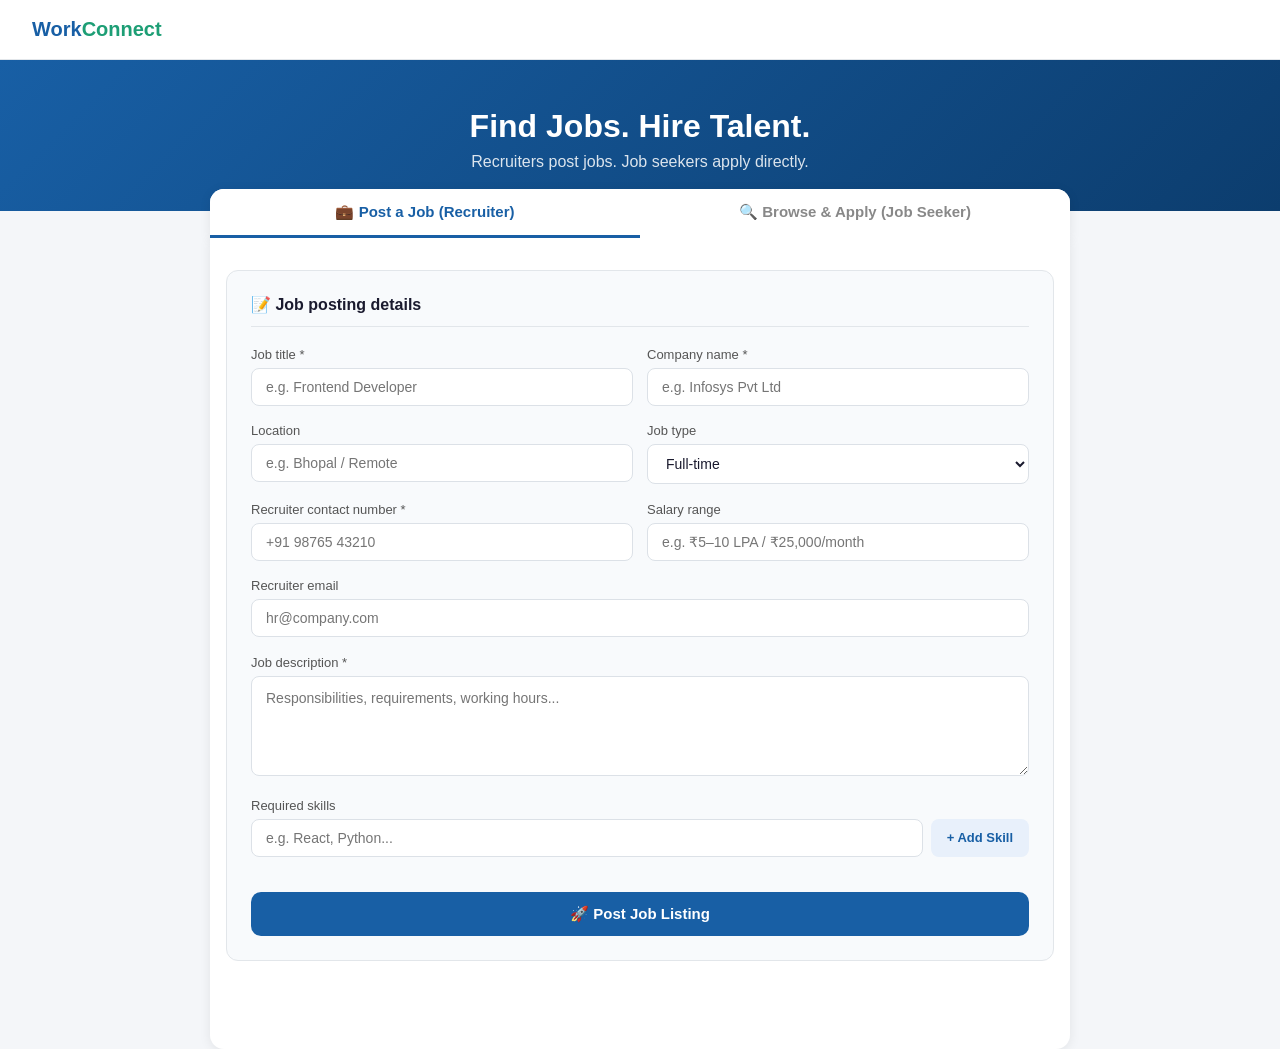
<file: frontend/job-board.html>
<!DOCTYPE html>
<html lang="en">
<head>
  <meta charset="UTF-8" />
  <meta name="viewport" content="width=device-width, initial-scale=1.0"/>
  <title>Job Board – Carelyn</title>
  <style>
    *, *::before, *::after { box-sizing: border-box; margin: 0; padding: 0; }
    body { font-family: 'Segoe UI', Arial, sans-serif; background: #f4f6f9; color: #1a1a2e; min-height: 100vh; }
    .navbar { background: #fff; border-bottom: 1px solid #e2e6ea; padding: 0 2rem; height: 60px; display: flex; align-items: center; position: sticky; top: 0; z-index: 100; }
    .navbar .logo { font-size: 20px; font-weight: 700; color: #185FA5; }
    .navbar .logo span { color: #1D9E75; }
    .hero { background: linear-gradient(135deg, #185FA5 0%, #0c3d6e 100%); color: #fff; text-align: center; padding: 3rem 1rem 2.5rem; }
    .hero h1 { font-size: 2rem; font-weight: 700; margin-bottom: 0.5rem; }
    .hero p  { font-size: 1rem; opacity: 0.85; }
    .tab-bar { display: flex; max-width: 860px; margin: -1.4rem auto 0; background: #fff; border-radius: 14px 14px 0 0; overflow: hidden; box-shadow: 0 2px 12px rgba(0,0,0,0.08); }
    .tab { flex: 1; padding: 14px 0; font-size: 15px; font-weight: 600; border: none; background: #fff; color: #888; cursor: pointer; border-bottom: 3px solid transparent; }
    .tab.active { color: #185FA5; border-bottom: 3px solid #185FA5; }
    .main { max-width: 860px; margin: 0 auto; padding: 0 1rem 3rem; background: #fff; border-radius: 0 0 14px 14px; box-shadow: 0 2px 12px rgba(0,0,0,0.08); min-height: 520px; }
    .panel { display: none; padding: 2rem 0 1rem; }
    .panel.active { display: block; }
    .card { background: #f8fafc; border: 1px solid #e2e6ea; border-radius: 12px; padding: 1.5rem; margin-bottom: 1.5rem; }
    .card-title { font-size: 16px; font-weight: 600; padding-bottom: 0.75rem; margin-bottom: 1.25rem; border-bottom: 1px solid #e2e6ea; }
    .field { margin-bottom: 1.1rem; }
    .field label { display: block; font-size: 13px; font-weight: 500; color: #555; margin-bottom: 6px; }
    .field input, .field textarea, .field select { width: 100%; padding: 10px 14px; font-size: 14px; border: 1.5px solid #dce1e7; border-radius: 8px; background: #fff; color: #1a1a2e; outline: none; font-family: inherit; transition: border-color 0.2s; }
    .field input:focus, .field textarea:focus, .field select:focus { border-color: #185FA5; box-shadow: 0 0 0 3px rgba(24,95,165,0.1); }
    .field textarea { resize: vertical; min-height: 100px; line-height: 1.6; }
    .row-2 { display: grid; grid-template-columns: 1fr 1fr; gap: 14px; }
    @media(max-width:540px){ .row-2 { grid-template-columns: 1fr; } }
    .skill-input-row { display: flex; gap: 8px; }
    .skill-input-row input { flex: 1; }
    .add-skill-btn { padding: 10px 16px; font-size: 13px; font-weight: 600; background: #e8f0fb; color: #185FA5; border: none; border-radius: 8px; cursor: pointer; white-space: nowrap; }
    .add-skill-btn:hover { background: #d0e3f5; }
    .skills-wrap { display: flex; flex-wrap: wrap; gap: 8px; margin-top: 10px; }
    .skill-tag { display: inline-flex; align-items: center; gap: 6px; background: #e8f0fb; color: #0C447C; font-size: 13px; padding: 4px 12px; border-radius: 999px; font-weight: 500; }
    .skill-tag button { background: none; border: none; cursor: pointer; color: #185FA5; font-size: 15px; padding: 0; }
    .btn-primary { width: 100%; padding: 13px; font-size: 15px; font-weight: 600; background: #185FA5; color: #fff; border: none; border-radius: 10px; cursor: pointer; margin-top: 0.5rem; font-family: inherit; transition: background 0.15s; }
    .btn-primary:hover { background: #0C447C; }
    .btn-primary.green { background: #1D9E75; }
    .btn-primary.green:hover { background: #0F6E56; }
    .btn-primary:disabled { background: #aaa; cursor: not-allowed; }
    .btn-secondary { padding: 9px 20px; font-size: 13px; font-weight: 600; background: #fff; color: #185FA5; border: 1.5px solid #185FA5; border-radius: 8px; cursor: pointer; font-family: inherit; }
    .btn-secondary:hover { background: #e8f0fb; }
    .job-card { background: #fff; border: 1px solid #e2e6ea; border-radius: 12px; padding: 1.25rem 1.5rem; margin-bottom: 1.25rem; transition: box-shadow 0.2s; }
    .job-card:hover { box-shadow: 0 4px 16px rgba(0,0,0,0.08); }
    .jc-header { display: flex; justify-content: space-between; align-items: flex-start; gap: 8px; flex-wrap: wrap; }
    .jc-title { font-size: 17px; font-weight: 700; }
    .jc-company { font-size: 14px; color: #555; margin-top: 3px; }
    .open-badge { display: inline-flex; align-items: center; gap: 5px; background: #EAF3DE; color: #3B6D11; font-size: 12px; font-weight: 600; padding: 3px 10px; border-radius: 999px; }
    .open-dot { width: 7px; height: 7px; background: #639922; border-radius: 50%; display: inline-block; }
    .jc-meta { display: flex; gap: 8px; flex-wrap: wrap; margin-top: 10px; }
    .jc-badge { font-size: 12px; background: #f0f4f8; color: #444; padding: 3px 10px; border-radius: 999px; font-weight: 500; }
    .jc-badge.salary { background: #f0fdf4; color: #166534; }
    .jc-desc { font-size: 13px; color: #666; line-height: 1.7; margin-top: 12px; border-top: 1px solid #f0f2f5; padding-top: 10px; }
    .jc-skills-label { font-size: 12px; color: #888; margin: 10px 0 6px; font-weight: 500; text-transform: uppercase; letter-spacing: 0.5px; }
    .success-wrap { text-align: center; padding: 2.5rem 1rem; }
    .success-icon { width: 60px; height: 60px; background: #EAF3DE; border-radius: 50%; display: flex; align-items: center; justify-content: center; margin: 0 auto 1rem; }
    .success-wrap h3 { font-size: 18px; font-weight: 700; margin-bottom: 6px; }
    .success-wrap p { font-size: 14px; color: #666; line-height: 1.6; }
    .empty-state { text-align: center; padding: 3rem 1rem; color: #aaa; font-size: 14px; }
    .loading { text-align: center; padding: 2rem; color: #888; font-size: 14px; }
    .error-msg { background: #fff0f0; color: #a32d2d; border: 1px solid #f7c1c1; border-radius: 8px; padding: 10px 14px; font-size: 13px; margin-bottom: 1rem; }
    hr.divider { border: none; border-top: 1px solid #eee; margin: 1.5rem 0; }
  </style>
</head>
<body>

<nav class="navbar">
  <div class="logo">Work<span>Connect</span></div>
</nav>

<div class="hero">
  <h1>Find Jobs. Hire Talent.</h1>
  <p>Recruiters post jobs. Job seekers apply directly.</p>
</div>

<div class="tab-bar">
  <button class="tab active" onclick="switchTab('recruiter')">&#128188; Post a Job (Recruiter)</button>
  <button class="tab" onclick="switchTab('seeker')">&#128269; Browse & Apply (Job Seeker)</button>
</div>

<div class="main">

  <!-- RECRUITER PANEL -->
  <div id="panel-recruiter" class="panel active">
    <div class="card" id="recruiter-form-card">
      <div class="card-title">&#128221; Job posting details</div>
      <div id="r-error" class="error-msg" style="display:none;"></div>

      <div class="row-2">
        <div class="field"><label>Job title *</label><input id="r-title" type="text" placeholder="e.g. Frontend Developer"/></div>
        <div class="field"><label>Company name *</label><input id="r-company" type="text" placeholder="e.g. Infosys Pvt Ltd"/></div>
      </div>
      <div class="row-2">
        <div class="field"><label>Location</label><input id="r-location" type="text" placeholder="e.g. Bhopal / Remote"/></div>
        <div class="field"><label>Job type</label>
          <select id="r-type">
            <option>Full-time</option>
            <option>Part-time</option>
            <option>Internship</option>
            <option>Freelance</option>
            <option>Contract</option>
          </select>
        </div>
      </div>
      <div class="row-2">
        <div class="field"><label>Recruiter contact number *</label><input id="r-phone" type="tel" placeholder="+91 98765 43210"/></div>
        <div class="field"><label>Salary range</label><input id="r-salary" type="text" placeholder="e.g. ₹5–10 LPA / ₹25,000/month"/></div>
      </div>
      <div class="field"><label>Recruiter email</label><input id="r-email" type="email" placeholder="hr@company.com"/></div>
      <div class="field"><label>Job description *</label><textarea id="r-desc" placeholder="Responsibilities, requirements, working hours..."></textarea></div>
      <div class="field">
        <label>Required skills</label>
        <div class="skill-input-row">
          <input id="r-skill-input" type="text" placeholder="e.g. React, Python..." onkeydown="if(event.key==='Enter'){addSkill();}"/>
          <button class="add-skill-btn" onclick="addSkill()">+ Add Skill</button>
        </div>
        <div class="skills-wrap" id="skills-wrap"></div>
      </div>
      <button class="btn-primary" id="post-btn" onclick="postJob()">&#128640; Post Job Listing</button>
    </div>
  </div>

  <!-- SEEKER PANEL -->
  <div id="panel-seeker" class="panel">
    <div id="job-listings-container"></div>
    <div class="card" id="apply-form-card">
      <div class="card-title">&#128203; Apply for a position</div>
      <div id="s-error" class="error-msg" style="display:none;"></div>
      <div class="field"><label>Select job *</label><select id="s-job"><option value="">-- Select a job --</option></select></div>
      <div class="row-2">
        <div class="field"><label>Your full name *</label><input id="s-name" type="text" placeholder="e.g. Rahul Sharma"/></div>
        <div class="field"><label>Phone number *</label><input id="s-phone" type="tel" placeholder="+91 xxxxxxxxxx"/></div>
      </div>
      <div class="field"><label>Email address *</label><input id="s-email" type="email" placeholder="you@example.com"/></div>
      <div class="field"><label>Why should we hire you?</label><textarea id="s-cover" placeholder="Briefly describe your experience..."></textarea></div>
      <button class="btn-primary green" id="apply-btn" onclick="submitApplication()">&#9989; Submit Application</button>
    </div>
  </div>

</div>

<script>
  var BASE_URL = 'http://localhost:8080/api/jobs';
  var skills = [];

  function switchTab(tab) {
    document.querySelectorAll('.tab').forEach(function(t, i) {
      t.classList.toggle('active', (i === 0 && tab === 'recruiter') || (i === 1 && tab === 'seeker'));
    });
    document.getElementById('panel-recruiter').classList.toggle('active', tab === 'recruiter');
    document.getElementById('panel-seeker').classList.toggle('active', tab === 'seeker');
    if (tab === 'seeker') loadJobs();
  }

  function addSkill() {
    var inp = document.getElementById('r-skill-input');
    var val = inp.value.trim();
    if (!val) return;
    skills.push(val);
    inp.value = '';
    renderSkillTags();
  }
  function removeSkill(i) { skills.splice(i, 1); renderSkillTags(); }
  function renderSkillTags() {
    document.getElementById('skills-wrap').innerHTML = skills.map(function(s, i) {
      return '<span class="skill-tag">' + s + '<button onclick="removeSkill(' + i + ')">&#215;</button></span>';
    }).join('');
  }

  function postJob() {
    var title   = document.getElementById('r-title').value.trim();
    var company = document.getElementById('r-company').value.trim();
    var desc    = document.getElementById('r-desc').value.trim();
    var phone   = document.getElementById('r-phone').value.trim();
    var errDiv  = document.getElementById('r-error');

    errDiv.style.display = 'none';
    if (!title || !company || !desc || !phone) {
      errDiv.textContent = 'Please fill in all required fields (*)';
      errDiv.style.display = 'block';
      return;
    }

    var btn = document.getElementById('post-btn');
    btn.disabled = true; btn.textContent = 'Posting...';

    fetch(BASE_URL, {
      method: 'POST',
      headers: { 'Content-Type': 'application/json' },
      body: JSON.stringify({
        title:          title,
        company:        company,
        location:       document.getElementById('r-location').value.trim(),
        type:           document.getElementById('r-type').value,
        description:    desc,
        recruiterPhone: phone,
        recruiterEmail: document.getElementById('r-email').value.trim(),
        salaryRange:    document.getElementById('r-salary').value.trim(),
        skills:         skills.slice()
      })
    })
    .then(function(r) { if (!r.ok) throw new Error('Server error ' + r.status); return r.json(); })
    .then(function() {
      document.getElementById('recruiter-form-card').innerHTML =
        '<div class="success-wrap">' +
          '<div class="success-icon"><svg width="28" height="28" viewBox="0 0 24 24" fill="none" stroke="#1D9E75" stroke-width="2.5" stroke-linecap="round" stroke-linejoin="round"><polyline points="20 6 9 17 4 12"/></svg></div>' +
          '<h3>Job Posted Successfully!</h3>' +
          '<p>Listing saved in database.<br>Job seekers can now view and apply.</p>' +
          '<br><button class="btn-secondary" onclick="location.reload()">Post Another Job</button>' +
        '</div>';
    })
    .catch(function(e) {
      errDiv.textContent = 'Error: ' + e.message + '. Make sure Spring Boot is running.';
      errDiv.style.display = 'block';
      btn.disabled = false; btn.textContent = '🚀 Post Job Listing';
    });
  }

  function loadJobs() {
    var container = document.getElementById('job-listings-container');
    var sel = document.getElementById('s-job');
    container.innerHTML = '<div class="loading">&#9203; Loading jobs...</div>';

    fetch(BASE_URL)
    .then(function(r) { return r.json(); })
    .then(function(jobs) {
      if (!jobs.length) {
        container.innerHTML = '<div class="empty-state">No jobs posted yet.</div>';
        sel.innerHTML = '<option value="">-- No jobs available --</option>';
        return;
      }
      sel.innerHTML = '<option value="">-- Select a job --</option>' +
        jobs.map(function(j) {
          return '<option value="' + j.id + '">' + j.title + ' — ' + j.company + '</option>';
        }).join('');

      container.innerHTML = jobs.map(function(j) {
        var sk = (j.skills && j.skills.length)
          ? '<div class="jc-skills-label">Required skills</div><div class="skills-wrap">' +
              j.skills.map(function(s) { return '<span class="skill-tag">' + s + '</span>'; }).join('') +
            '</div>' : '';
        return '<div class="job-card">' +
          '<div class="jc-header">' +
            '<div><div class="jc-title">' + j.title + '</div>' +
            '<div class="jc-company">' + j.company + (j.location ? ' &middot; ' + j.location : '') + '</div></div>' +
            '<span class="open-badge"><span class="open-dot"></span>Open</span>' +
          '</div>' +
          '<div class="jc-meta">' +
            '<span class="jc-badge">' + (j.type || 'Full-time') + '</span>' +
            (j.salaryRange    ? '<span class="jc-badge salary">&#128176; ' + j.salaryRange + '</span>' : '') +
            (j.recruiterPhone ? '<span class="jc-badge">&#128222; ' + j.recruiterPhone + '</span>' : '') +
            (j.recruiterEmail ? '<span class="jc-badge">&#9993; ' + j.recruiterEmail + '</span>' : '') +
          '</div>' + sk +
          (j.description ? '<div class="jc-desc">' + j.description + '</div>' : '') +
        '</div>';
      }).join('') + '<hr class="divider">';
    })
    .catch(function() {
      container.innerHTML = '<div class="error-msg">Could not load jobs. Make sure Spring Boot is running on port 8080.</div>';
    });
  }

  function submitApplication() {
    var name   = document.getElementById('s-name').value.trim();
    var phone  = document.getElementById('s-phone').value.trim();
    var email  = document.getElementById('s-email').value.trim();
    var jobId  = document.getElementById('s-job').value;
    var errDiv = document.getElementById('s-error');

    errDiv.style.display = 'none';
    if (!name || !phone || !email || !jobId) {
      errDiv.textContent = 'Please fill in all required fields (*)';
      errDiv.style.display = 'block';
      return;
    }

    var btn = document.getElementById('apply-btn');
    btn.disabled = true; btn.textContent = 'Submitting...';

    fetch(BASE_URL + '/apply', {
      method: 'POST',
      headers: { 'Content-Type': 'application/json' },
      body: JSON.stringify({
        jobId:          parseInt(jobId),
        applicantName:  name,
        applicantPhone: phone,
        applicantEmail: email,
        coverNote:      document.getElementById('s-cover').value.trim()
      })
    })
    .then(function(r) { if (!r.ok) throw new Error('Server error ' + r.status); return r.text(); })
    .then(function() {
      document.getElementById('apply-form-card').innerHTML =
        '<div class="success-wrap">' +
          '<div class="success-icon"><svg width="28" height="28" viewBox="0 0 24 24" fill="none" stroke="#1D9E75" stroke-width="2.5" stroke-linecap="round" stroke-linejoin="round"><polyline points="20 6 9 17 4 12"/></svg></div>' +
          '<h3>Application Submitted!</h3>' +
          '<p>Saved in database.<br>Recruiter will contact you at <strong>' + phone + '</strong>.</p>' +
        '</div>';
    })
    .catch(function(e) {
      errDiv.textContent = 'Error: ' + e.message;
      errDiv.style.display = 'block';
      btn.disabled = false; btn.textContent = '✅ Submit Application';
    });
  }
</script>
</body>
</html>
</file>
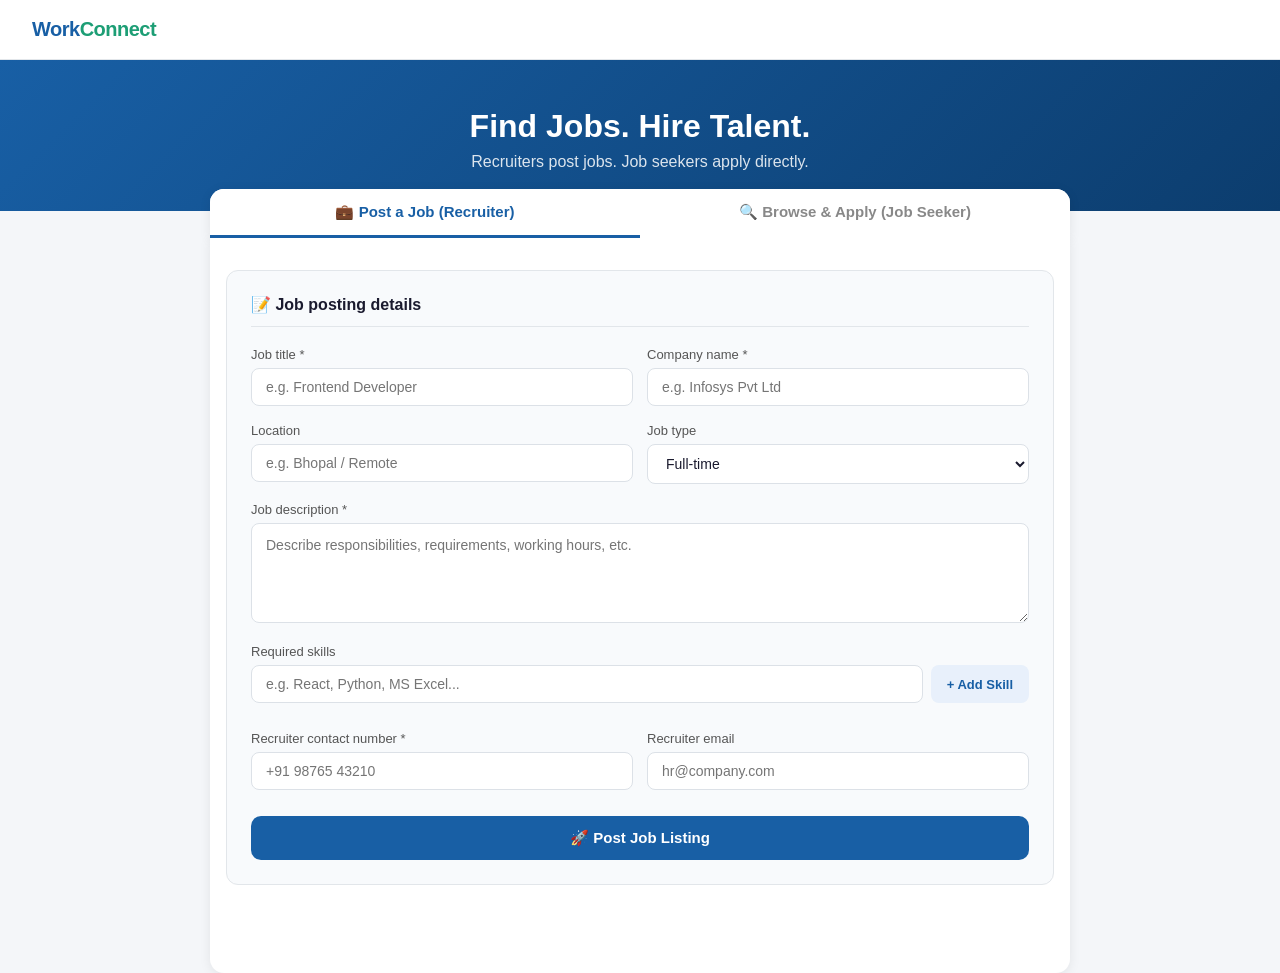
<file: frontend/jobs.html>
<!DOCTYPE html>
<html lang="en">
<head>
  <meta charset="UTF-8" />
  <meta name="viewport" content="width=device-width, initial-scale=1.0"/>
  <title>Job Board – WorkConnect</title>
  <style>
    *, *::before, *::after { box-sizing: border-box; margin: 0; padding: 0; }

    body {
      font-family: 'Segoe UI', Arial, sans-serif;
      background: #f4f6f9;
      color: #1a1a2e;
      min-height: 100vh;
    }

    /* ── NAVBAR ── */
    .navbar {
      background: #fff;
      border-bottom: 1px solid #e2e6ea;
      padding: 0 2rem;
      height: 60px;
      display: flex;
      align-items: center;
      justify-content: space-between;
      position: sticky;
      top: 0;
      z-index: 100;
    }
    .navbar .logo {
      font-size: 20px;
      font-weight: 700;
      color: #185FA5;
      letter-spacing: -0.5px;
    }
    .navbar .logo span { color: #1D9E75; }

    /* ── HERO ── */
    .hero {
      background: linear-gradient(135deg, #185FA5 0%, #0c3d6e 100%);
      color: #fff;
      text-align: center;
      padding: 3rem 1rem 2.5rem;
    }
    .hero h1 { font-size: 2rem; font-weight: 700; margin-bottom: 0.5rem; }
    .hero p  { font-size: 1rem; opacity: 0.85; }

    /* ── TABS ── */
    .tab-bar {
      display: flex;
      max-width: 860px;
      margin: -1.4rem auto 0;
      background: #fff;
      border-radius: 14px 14px 0 0;
      overflow: hidden;
      box-shadow: 0 2px 12px rgba(0,0,0,0.08);
    }
    .tab {
      flex: 1;
      padding: 14px 0;
      font-size: 15px;
      font-weight: 600;
      border: none;
      background: #fff;
      color: #888;
      cursor: pointer;
      transition: all 0.2s;
      border-bottom: 3px solid transparent;
    }
    .tab.active {
      color: #185FA5;
      border-bottom: 3px solid #185FA5;
    }

    /* ── MAIN CONTENT ── */
    .main {
      max-width: 860px;
      margin: 0 auto;
      padding: 0 1rem 3rem;
      background: #fff;
      border-radius: 0 0 14px 14px;
      box-shadow: 0 2px 12px rgba(0,0,0,0.08);
      min-height: 520px;
    }

    /* ── SECTION PANELS ── */
    .panel { display: none; padding: 2rem 0 1rem; }
    .panel.active { display: block; }

    /* ── CARDS ── */
    .card {
      background: #f8fafc;
      border: 1px solid #e2e6ea;
      border-radius: 12px;
      padding: 1.5rem;
      margin-bottom: 1.5rem;
    }
    .card-title {
      font-size: 16px;
      font-weight: 600;
      color: #1a1a2e;
      padding-bottom: 0.75rem;
      margin-bottom: 1.25rem;
      border-bottom: 1px solid #e2e6ea;
    }

    /* ── FORM FIELDS ── */
    .field { margin-bottom: 1.1rem; }
    .field label {
      display: block;
      font-size: 13px;
      font-weight: 500;
      color: #555;
      margin-bottom: 6px;
    }
    .field input,
    .field textarea,
    .field select {
      width: 100%;
      padding: 10px 14px;
      font-size: 14px;
      border: 1.5px solid #dce1e7;
      border-radius: 8px;
      background: #fff;
      color: #1a1a2e;
      outline: none;
      transition: border-color 0.2s, box-shadow 0.2s;
      font-family: inherit;
    }
    .field input:focus,
    .field textarea:focus,
    .field select:focus {
      border-color: #185FA5;
      box-shadow: 0 0 0 3px rgba(24,95,165,0.1);
    }
    .field textarea { resize: vertical; min-height: 100px; line-height: 1.6; }

    .row-2 {
      display: grid;
      grid-template-columns: 1fr 1fr;
      gap: 14px;
    }
    @media(max-width: 540px) { .row-2 { grid-template-columns: 1fr; } }

    /* ── SKILLS ── */
    .skill-input-row { display: flex; gap: 8px; }
    .skill-input-row input { flex: 1; }
    .add-skill-btn {
      padding: 10px 16px;
      font-size: 13px;
      font-weight: 600;
      background: #e8f0fb;
      color: #185FA5;
      border: none;
      border-radius: 8px;
      cursor: pointer;
      white-space: nowrap;
      transition: background 0.15s;
    }
    .add-skill-btn:hover { background: #d0e3f5; }
    .skills-wrap { display: flex; flex-wrap: wrap; gap: 8px; margin-top: 10px; }
    .skill-tag {
      display: inline-flex;
      align-items: center;
      gap: 6px;
      background: #e8f0fb;
      color: #0C447C;
      font-size: 13px;
      padding: 4px 12px;
      border-radius: 999px;
      font-weight: 500;
    }
    .skill-tag button {
      background: none;
      border: none;
      cursor: pointer;
      color: #185FA5;
      font-size: 15px;
      line-height: 1;
      padding: 0;
    }

    /* ── BUTTONS ── */
    .btn-primary {
      width: 100%;
      padding: 13px;
      font-size: 15px;
      font-weight: 600;
      background: #185FA5;
      color: #fff;
      border: none;
      border-radius: 10px;
      cursor: pointer;
      transition: background 0.15s;
      margin-top: 0.5rem;
      font-family: inherit;
    }
    .btn-primary:hover { background: #0C447C; }
    .btn-primary.green { background: #1D9E75; }
    .btn-primary.green:hover { background: #0F6E56; }
    .btn-secondary {
      padding: 9px 20px;
      font-size: 13px;
      font-weight: 600;
      background: #fff;
      color: #185FA5;
      border: 1.5px solid #185FA5;
      border-radius: 8px;
      cursor: pointer;
      transition: all 0.15s;
      font-family: inherit;
    }
    .btn-secondary:hover { background: #e8f0fb; }

    /* ── JOB LISTING CARD ── */
    .job-card {
      background: #fff;
      border: 1px solid #e2e6ea;
      border-radius: 12px;
      padding: 1.25rem 1.5rem;
      margin-bottom: 1.25rem;
      transition: box-shadow 0.2s;
    }
    .job-card:hover { box-shadow: 0 4px 16px rgba(0,0,0,0.08); }
    .job-card .jc-header { display: flex; justify-content: space-between; align-items: flex-start; gap: 8px; flex-wrap: wrap; }
    .job-card .jc-title { font-size: 17px; font-weight: 700; color: #1a1a2e; }
    .job-card .jc-company { font-size: 14px; color: #555; margin-top: 3px; }
    .open-badge {
      display: inline-flex;
      align-items: center;
      gap: 5px;
      background: #EAF3DE;
      color: #3B6D11;
      font-size: 12px;
      font-weight: 600;
      padding: 3px 10px;
      border-radius: 999px;
    }
    .open-dot { width: 7px; height: 7px; background: #639922; border-radius: 50%; display: inline-block; }
    .jc-meta { display: flex; gap: 8px; flex-wrap: wrap; margin-top: 10px; }
    .jc-badge {
      font-size: 12px;
      background: #f0f4f8;
      color: #444;
      padding: 3px 10px;
      border-radius: 999px;
      font-weight: 500;
    }
    .jc-desc {
      font-size: 13px;
      color: #666;
      line-height: 1.7;
      margin-top: 12px;
      border-top: 1px solid #f0f2f5;
      padding-top: 10px;
    }
    .jc-skills-label { font-size: 12px; color: #888; margin: 10px 0 6px; font-weight: 500; text-transform: uppercase; letter-spacing: 0.5px; }

    /* ── SUCCESS MSG ── */
    .success-wrap {
      text-align: center;
      padding: 2.5rem 1rem;
    }
    .success-icon {
      width: 60px; height: 60px;
      background: #EAF3DE;
      border-radius: 50%;
      display: flex; align-items: center; justify-content: center;
      margin: 0 auto 1rem;
    }
    .success-wrap h3 { font-size: 18px; font-weight: 700; margin-bottom: 6px; }
    .success-wrap p { font-size: 14px; color: #666; line-height: 1.6; }

    /* ── EMPTY STATE ── */
    .empty-state {
      text-align: center;
      padding: 3rem 1rem;
      color: #aaa;
    }
    .empty-state svg { margin-bottom: 1rem; opacity: 0.4; }
    .empty-state p { font-size: 14px; }

    hr.divider { border: none; border-top: 1px solid #eee; margin: 1.5rem 0; }
  </style>
</head>
<body>

<!-- NAVBAR -->
<nav class="navbar">
  <div class="logo">Work<span>Connect</span></div>
</nav>

<!-- HERO -->
<div class="hero">
  <h1>Find Jobs. Hire Talent.</h1>
  <p>Recruiters post jobs. Job seekers apply directly.</p>
</div>

<!-- TABS -->
<div class="tab-bar" style="max-width:860px;margin-left:auto;margin-right:auto;">
  <button class="tab active" onclick="switchTab('recruiter')">&#128188; Post a Job (Recruiter)</button>
  <button class="tab" onclick="switchTab('seeker')">&#128269; Browse & Apply (Job Seeker)</button>
</div>

<!-- MAIN -->
<div class="main">

  <!-- ── RECRUITER PANEL ── -->
  <div id="panel-recruiter" class="panel active">
    <div class="card" id="recruiter-form-card">
      <div class="card-title">&#128221; Job posting details</div>

      <div class="row-2">
        <div class="field">
          <label>Job title *</label>
          <input id="r-title" type="text" placeholder="e.g. Frontend Developer" />
        </div>
        <div class="field">
          <label>Company name *</label>
          <input id="r-company" type="text" placeholder="e.g. Infosys Pvt Ltd" />
        </div>
      </div>

      <div class="row-2">
        <div class="field">
          <label>Location</label>
          <input id="r-location" type="text" placeholder="e.g. Bhopal / Remote" />
        </div>
        <div class="field">
          <label>Job type</label>
          <select id="r-type">
            <option>Full-time</option>
            <option>Part-time</option>
            <option>Internship</option>
            <option>Freelance</option>
            <option>Contract</option>
          </select>
        </div>
      </div>

      <div class="field">
        <label>Job description *</label>
        <textarea id="r-desc" placeholder="Describe responsibilities, requirements, working hours, etc."></textarea>
      </div>

      <div class="field">
        <label>Required skills</label>
        <div class="skill-input-row">
          <input id="r-skill-input" type="text" placeholder="e.g. React, Python, MS Excel..." onkeydown="if(event.key==='Enter'){addSkill();}" />
          <button class="add-skill-btn" onclick="addSkill()">+ Add Skill</button>
        </div>
        <div class="skills-wrap" id="skills-wrap"></div>
      </div>

      <div class="row-2">
        <div class="field">
          <label>Recruiter contact number *</label>
          <input id="r-phone" type="tel" placeholder="+91 98765 43210" />
        </div>
        <div class="field">
          <label>Recruiter email</label>
          <input id="r-email" type="email" placeholder="hr@company.com" />
        </div>
      </div>

      <button class="btn-primary" onclick="postJob()">&#128640; Post Job Listing</button>
    </div>
  </div>

  <!-- ── SEEKER PANEL ── -->
  <div id="panel-seeker" class="panel">
    <div id="job-listings-container"></div>

    <div class="card" id="apply-form-card">
      <div class="card-title">&#128203; Apply for a position</div>

      <div class="field">
        <label>Select job *</label>
        <select id="s-job"><option value="">-- Select a job --</option></select>
      </div>

      <div class="row-2">
        <div class="field">
          <label>Your full name *</label>
          <input id="s-name" type="text" placeholder="e.g. Rahul Sharma" />
        </div>
        <div class="field">
          <label>Phone number *</label>
          <input id="s-phone" type="tel" placeholder="+91 xxxxxxxxxx" />
        </div>
      </div>

      <div class="field">
        <label>Email address *</label>
        <input id="s-email" type="email" placeholder="you@example.com" />
      </div>

      <div class="field">
        <label>Why should we hire you?</label>
        <textarea id="s-cover" placeholder="Briefly describe your experience and why you're a good fit..."></textarea>
      </div>

      <button class="btn-primary green" onclick="submitApplication()">&#9989; Submit Application</button>
    </div>
  </div>

</div><!-- /main -->

<script>
  // ── STATE ──
  var jobs = [];
  var skills = [];

  // ── TAB SWITCH ──
  function switchTab(tab) {
    document.querySelectorAll('.tab').forEach(function(t, i) {
      t.classList.toggle('active', (i === 0 && tab === 'recruiter') || (i === 1 && tab === 'seeker'));
    });
    document.getElementById('panel-recruiter').classList.toggle('active', tab === 'recruiter');
    document.getElementById('panel-seeker').classList.toggle('active', tab === 'seeker');
    if (tab === 'seeker') renderSeekerPage();
  }

  // ── ADD SKILL TAG ──
  function addSkill() {
    var inp = document.getElementById('r-skill-input');
    var val = inp.value.trim();
    if (!val) return;
    skills.push(val);
    inp.value = '';
    renderSkillTags();
  }

  function removeSkill(i) {
    skills.splice(i, 1);
    renderSkillTags();
  }

  function renderSkillTags() {
    var wrap = document.getElementById('skills-wrap');
    wrap.innerHTML = skills.map(function(s, i) {
      return '<span class="skill-tag">' + s + '<button onclick="removeSkill(' + i + ')">&#215;</button></span>';
    }).join('');
  }

  // ── POST JOB ──
  function postJob() {
    var title   = document.getElementById('r-title').value.trim();
    var company = document.getElementById('r-company').value.trim();
    var desc    = document.getElementById('r-desc').value.trim();
    var phone   = document.getElementById('r-phone').value.trim();

    if (!title || !company || !desc || !phone) {
      alert('Please fill in all required fields marked with *');
      return;
    }

    jobs.push({
      title:    title,
      company:  company,
      location: document.getElementById('r-location').value.trim(),
      type:     document.getElementById('r-type').value,
      desc:     desc,
      phone:    phone,
      email:    document.getElementById('r-email').value.trim(),
      skills:   skills.slice()
    });

    // Reset form
    ['r-title','r-company','r-location','r-desc','r-phone','r-email'].forEach(function(id) {
      document.getElementById(id).value = '';
    });
    document.getElementById('r-type').selectedIndex = 0;
    skills = [];
    renderSkillTags();

    // Show success
    var card = document.getElementById('recruiter-form-card');
    card.innerHTML =
      '<div class="success-wrap">' +
        '<div class="success-icon">' +
          '<svg width="28" height="28" viewBox="0 0 24 24" fill="none" stroke="#1D9E75" stroke-width="2.5" stroke-linecap="round" stroke-linejoin="round"><polyline points="20 6 9 17 4 12"/></svg>' +
        '</div>' +
        '<h3>Job Posted Successfully!</h3>' +
        '<p>Your job listing is now live.<br>Job seekers can view and apply to it from the "Browse & Apply" tab.</p>' +
        '<br><button class="btn-secondary" onclick="location.reload()">Post Another Job</button>' +
      '</div>';
  }

  // ── RENDER SEEKER PAGE ──
  function renderSeekerPage() {
    var container = document.getElementById('job-listings-container');
    var sel = document.getElementById('s-job');

    if (!jobs.length) {
      container.innerHTML =
        '<div class="empty-state">' +
          '<svg width="48" height="48" viewBox="0 0 24 24" fill="none" stroke="currentColor" stroke-width="1.5"><rect x="2" y="7" width="20" height="14" rx="2"/><path d="M16 7V5a2 2 0 0 0-2-2h-4a2 2 0 0 0-2 2v2"/></svg>' +
          '<p>No jobs posted yet.<br>Ask a recruiter to post a job first.</p>' +
        '</div>';
      sel.innerHTML = '<option value="">-- No jobs available --</option>';
      return;
    }

    sel.innerHTML = '<option value="">-- Select a job --</option>' +
      jobs.map(function(j, i) {
        return '<option value="' + i + '">' + j.title + ' — ' + j.company + '</option>';
      }).join('');

    container.innerHTML = jobs.map(function(j) {
      var skillsHtml = j.skills.length
        ? '<div class="jc-skills-label">Required skills</div><div class="skills-wrap">' +
            j.skills.map(function(s){ return '<span class="skill-tag">' + s + '</span>'; }).join('') +
          '</div>'
        : '';
      return '<div class="job-card">' +
        '<div class="jc-header">' +
          '<div><div class="jc-title">' + j.title + '</div><div class="jc-company">' + j.company + (j.location ? ' &middot; ' + j.location : '') + '</div></div>' +
          '<span class="open-badge"><span class="open-dot"></span>Open</span>' +
        '</div>' +
        '<div class="jc-meta">' +
          '<span class="jc-badge">' + j.type + '</span>' +
          (j.phone ? '<span class="jc-badge">&#128222; ' + j.phone + '</span>' : '') +
          (j.email ? '<span class="jc-badge">&#9993; ' + j.email + '</span>' : '') +
        '</div>' +
        skillsHtml +
        '<div class="jc-desc">' + j.desc + '</div>' +
      '</div>';
    }).join('') + '<hr class="divider">';
  }

  // ── SUBMIT APPLICATION ──
  function submitApplication() {
    var name   = document.getElementById('s-name').value.trim();
    var phone  = document.getElementById('s-phone').value.trim();
    var email  = document.getElementById('s-email').value.trim();
    var jobIdx = document.getElementById('s-job').value;

    if (!name || !phone || !email || jobIdx === '') {
      alert('Please fill in all required fields (*)');
      return;
    }

    var job = jobs[parseInt(jobIdx)];
    var card = document.getElementById('apply-form-card');
    card.innerHTML =
      '<div class="success-wrap">' +
        '<div class="success-icon">' +
          '<svg width="28" height="28" viewBox="0 0 24 24" fill="none" stroke="#1D9E75" stroke-width="2.5" stroke-linecap="round" stroke-linejoin="round"><polyline points="20 6 9 17 4 12"/></svg>' +
        '</div>' +
        '<h3>Application Submitted!</h3>' +
        '<p>You have applied for <strong>' + job.title + '</strong> at <strong>' + job.company + '</strong>.<br>The recruiter will contact you on <strong>' + phone + '</strong>.</p>' +
      '</div>';
  }
</script>

</body>
</html>
</file>
